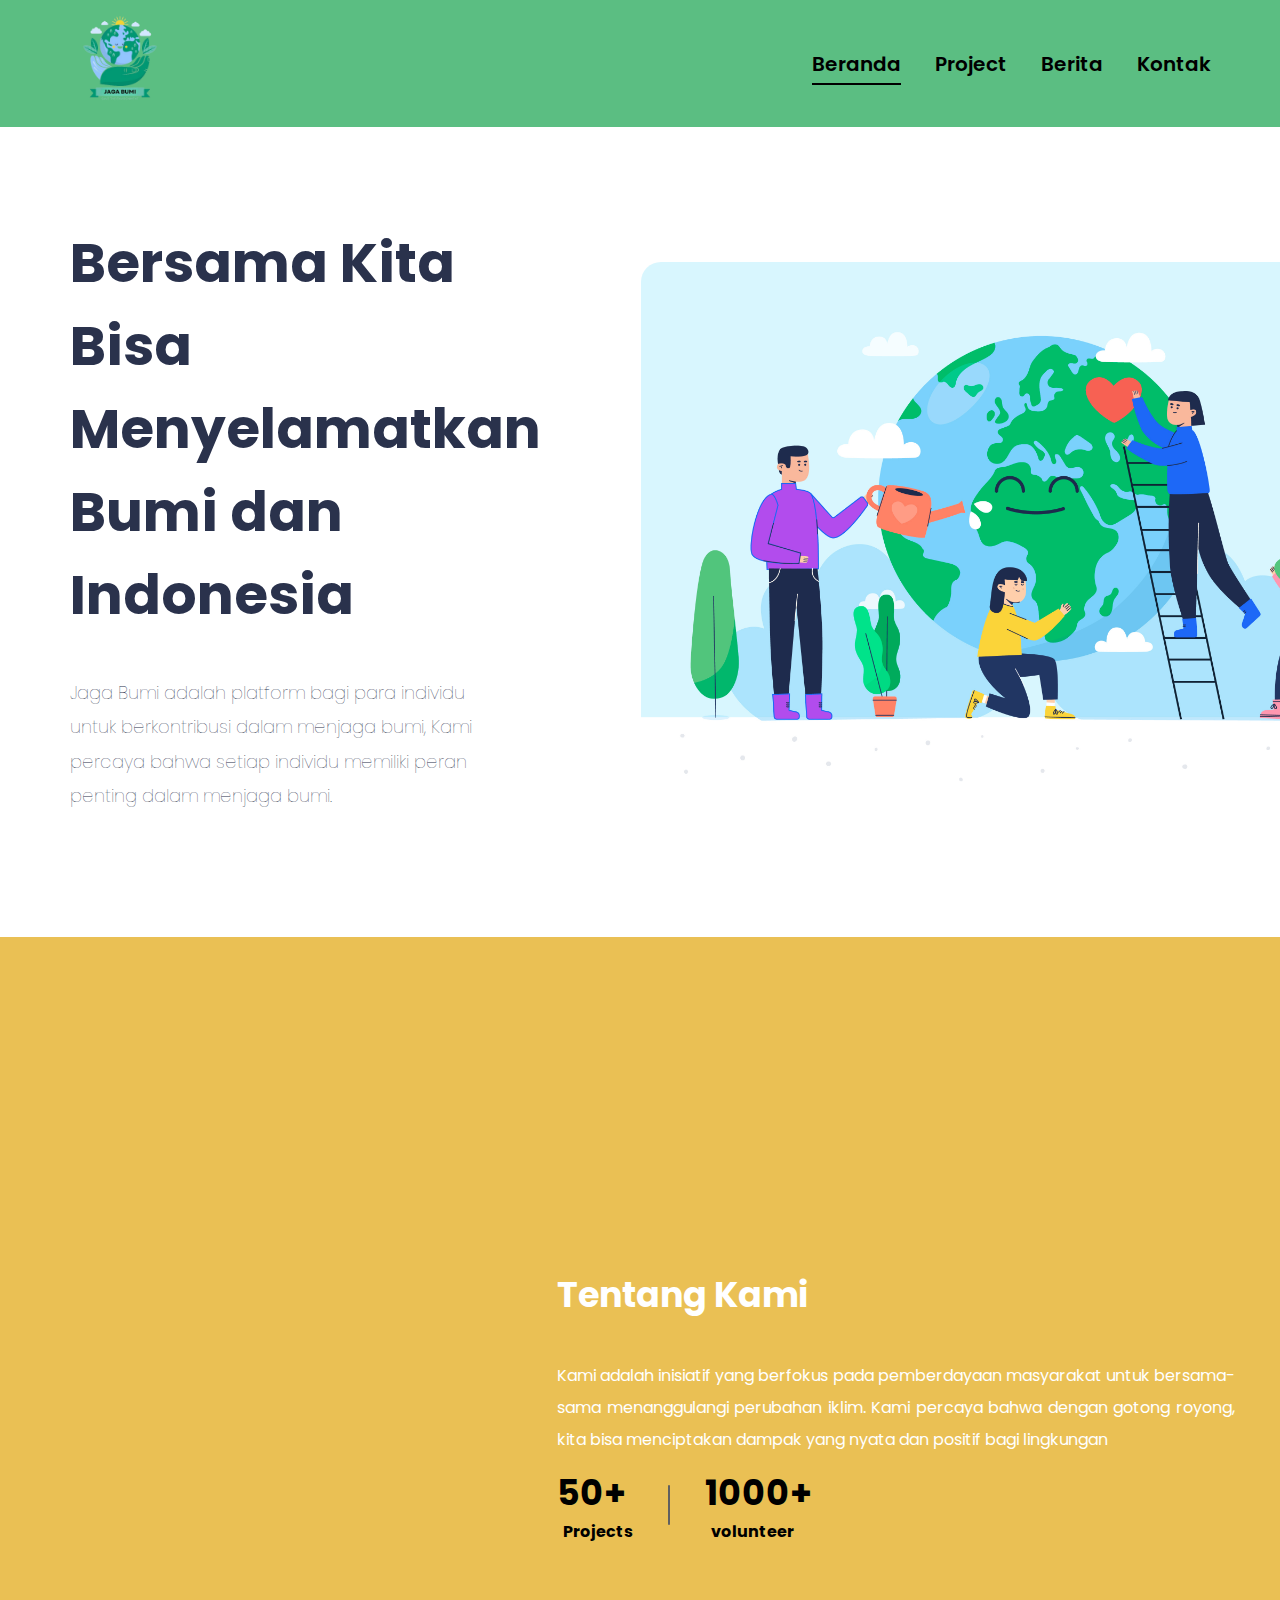
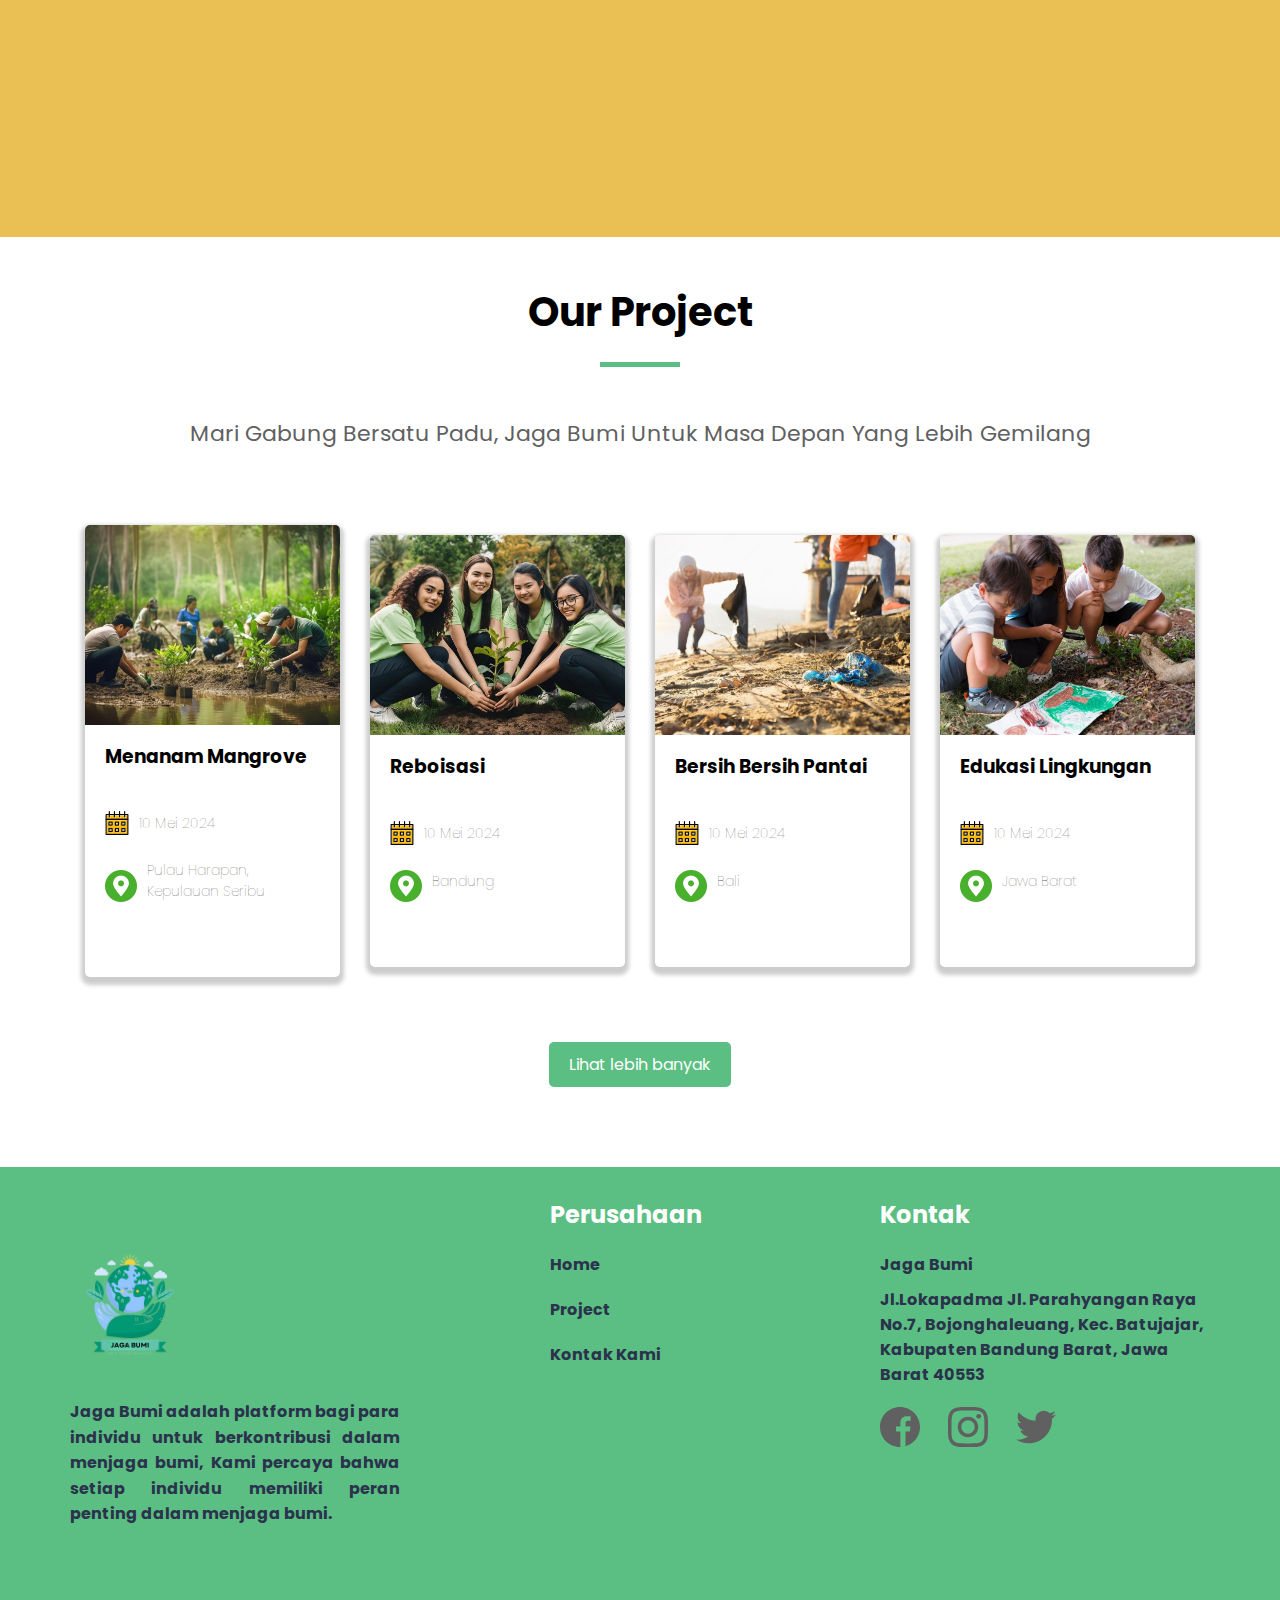
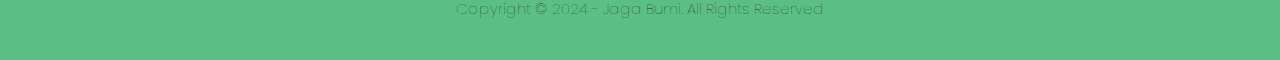
<file: index.html>
<!DOCTYPE html>
<html>
  <head>
    <title>Jaga Bumi</title>
    <meta name="viewport" content="width=device-width, initial-scale=1.0" />
    <link
      rel="shortcut icon"
      href="assets/image/logo.png"
      type="image/x-icon"
    />
    <link rel="stylesheet" type="text/css" href="assets/styles/style.css" />
    <link rel="preconnect" href="https://fonts.googleapis.com" />
    <link rel="preconnect" href="https://fonts.gstatic.com" crossorigin />
    <link rel="preconnect" href="https://fonts.googleapis.com" />
    <link rel="preconnect" href="https://fonts.gstatic.com" crossorigin />
    <link
      href="https://fonts.googleapis.com/css2?family=Poppins:ital,wght@0,400;0,500;0,600;0,700;1,300;1,400;1,500;1,600&display=swap"
      rel="stylesheet"
    />
  </head>
  <body>
    <header>
      <!-- Navigation Bar-->
      <nav>
        <div class="header-logo">
          <a href="index.html">
            <img
              src="assets/image/logo.png"
              alt="Logo"
              class="logo"
              width="120px"
            />
          </a>
        </div>
        <ul class="nav-header">
          <li class="nav-item active"><a href="index.html">Beranda</a></li>
          <li class="nav-item"><a href="project.html">Project</a></li>
          <li class="nav-item"><a href="news.html">Berita</a></li>
          <li class="nav-item"><a href="contact.html">Kontak</a></li>
        </ul>
        <a href="" class="nav-header-responsive">&#9776;</a>
      </nav>

      <!-- JUMBOTRON -->
      <div id="jumbotron">
        <div id="jumbotron-text">
          <h1>Bersama Kita Bisa Menyelamatkan Bumi dan Indonesia</h1>
          <p>
            Jaga Bumi adalah platform bagi para individu untuk berkontribusi
            dalam menjaga bumi, Kami percaya bahwa setiap individu memiliki
            peran penting dalam menjaga bumi.
          </p>
        </div>
        <div id="jumbotron-illustration">
          <img
            src="assets/image/aside.jpg"
            alt="gambar-furniture"
            class="gambar-furniture"
          />
        </div>
      </div>
    </header>
    <main>
      <article id="tentang-kami">
        <div class="tentang-kami-image"></div>
        <div class="tentang-kami-description">
          <h2>Tentang Kami</h2>
          <p>
            Kami adalah inisiatif yang berfokus pada pemberdayaan masyarakat
            untuk bersama-sama menanggulangi perubahan iklim. Kami percaya bahwa
            dengan gotong royong, kita bisa menciptakan dampak yang nyata dan
            positif bagi lingkungan
          </p>
          <div class="stats">
            <div>
              <p class="text-primary stats-header">50+</p>
              <p class="stats-description">Projects</p>
            </div>
            <span class="stats-divider"></span>
            <div>
              <p class="text-primary stats-header">1000+</p>
              <p class="stats-description">volunteer</p>
            </div>
          </div>
        </div>
      </article>
      <!-- Our Projects-->
      <article id="project">
        <h2>Our Project</h2>
        <div class="underline"></div>
        <p>
          Mari Gabung Bersatu Padu, Jaga Bumi Untuk Masa Depan Yang Lebih
          Gemilang
        </p>
        <div class="project-container">
          <div class="project-item">
            <a href="detail.html">
              <img src="assets/image/tanam-mangrove.jpeg" />
              <div class="project-description">
                <h3>Menanam Mangrove</h3>
                <div class="project-date">
                  <img src="assets/image/calender-icon.png" alt="" />
                  <p>10 Mei 2024</p>
                </div>
                <div class="project-location">
                  <img src="assets/image/location.png" alt="" />
                  <p>Pulau Harapan, Kepulauan Seribu</p>
                </div>
              </div>
            </a>
          </div>
          <div class="project-item">
            <a href="">
              <img src="assets/image/tanam-hutan.jpeg" />
              <div class="project-description">
                <h3>Reboisasi</h3>
                <div class="project-date">
                  <img src="assets/image/calender-icon.png" alt="" />
                  <p>10 Mei 2024</p>
                </div>
                <div class="project-location">
                  <img src="assets/image/location.png" alt="" />
                  <p>Bandung</p>
                </div>
              </div>
            </a>
          </div>
          <div class="project-item">
            <a href="">
              <img src="assets/image/bersih-pantai.png" />
              <div class="project-description">
                <h3>Bersih Bersih Pantai</h3>
                <div class="project-date">
                  <img src="assets/image/calender-icon.png" alt="" />
                  <p>10 Mei 2024</p>
                </div>
                <div class="project-location">
                  <img src="assets/image/location.png" alt="" />
                  <p>Bali</p>
                </div>
              </div>
            </a>
          </div>
          <div class="project-item">
            <a href="">
              <img src="assets/image/edukasi-lingkungan.jpg" />
              <div class="project-description">
                <h3>Edukasi Lingkungan</h3>
                <div class="project-date">
                  <img src="assets/image/calender-icon.png" alt="" />
                  <p>10 Mei 2024</p>
                </div>
                <div class="project-location">
                  <img src="assets/image/location.png" alt="" />
                  <p>Jawa Barat</p>
                </div>
              </div>
            </a>
          </div>
        </div>
        <a href="project.html" class="btn-hijau">Lihat lebih banyak</a>
      </article>
      
    </main>

    <!-- Footer -->
    <footer id="footer">
      <div class="footer-content">
        <div class="footer-logo">
          <img src="assets/image/logo.png" / width="120px" style="margin-top:
          50px;" rounded>
          <p>
            Jaga Bumi adalah platform bagi para individu untuk berkontribusi
            dalam menjaga bumi, Kami percaya bahwa setiap individu memiliki
            peran penting dalam menjaga bumi.
          </p>
        </div>
        <div class="footer-menu">
          <h4 class="text-primary">Perusahaan</h4>
          <ul>
            <li class="nav-item"><a href="index.html">Home</a></li>
            <li class="nav-item"><a href="project.html">Project</a></li>
            <li class="nav-item"><a href="contact.html">Kontak Kami</a></li>
          </ul>
        </div>
        <div class="footer-kontak">
          <h4 class="text-primary">Kontak</h4>
          <p>Jaga Bumi</p>
          <p>
            Jl.Lokapadma Jl. Parahyangan Raya No.7, Bojonghaleuang, Kec.
            Batujajar, Kabupaten Bandung Barat, Jawa Barat 40553
          </p>
          <div class="social-media-group">
            <a href="">
              <div class="social-media facebook"></div>
            </a>
            <a href="">
              <div class="social-media instagram"></div>
            </a>
            <a href="">
              <div class="social-media twitter"></div>
            </a>
          </div>
        </div>
      </div>
      <div class="footer-copyright">
        <p>Copyright &copy; 2024 - Jaga Bumi. All Rights Reserved</p>
      </div>
    </footer>
    <script src="assets/js/script.js"></script>
  </body>
</html>
</file>
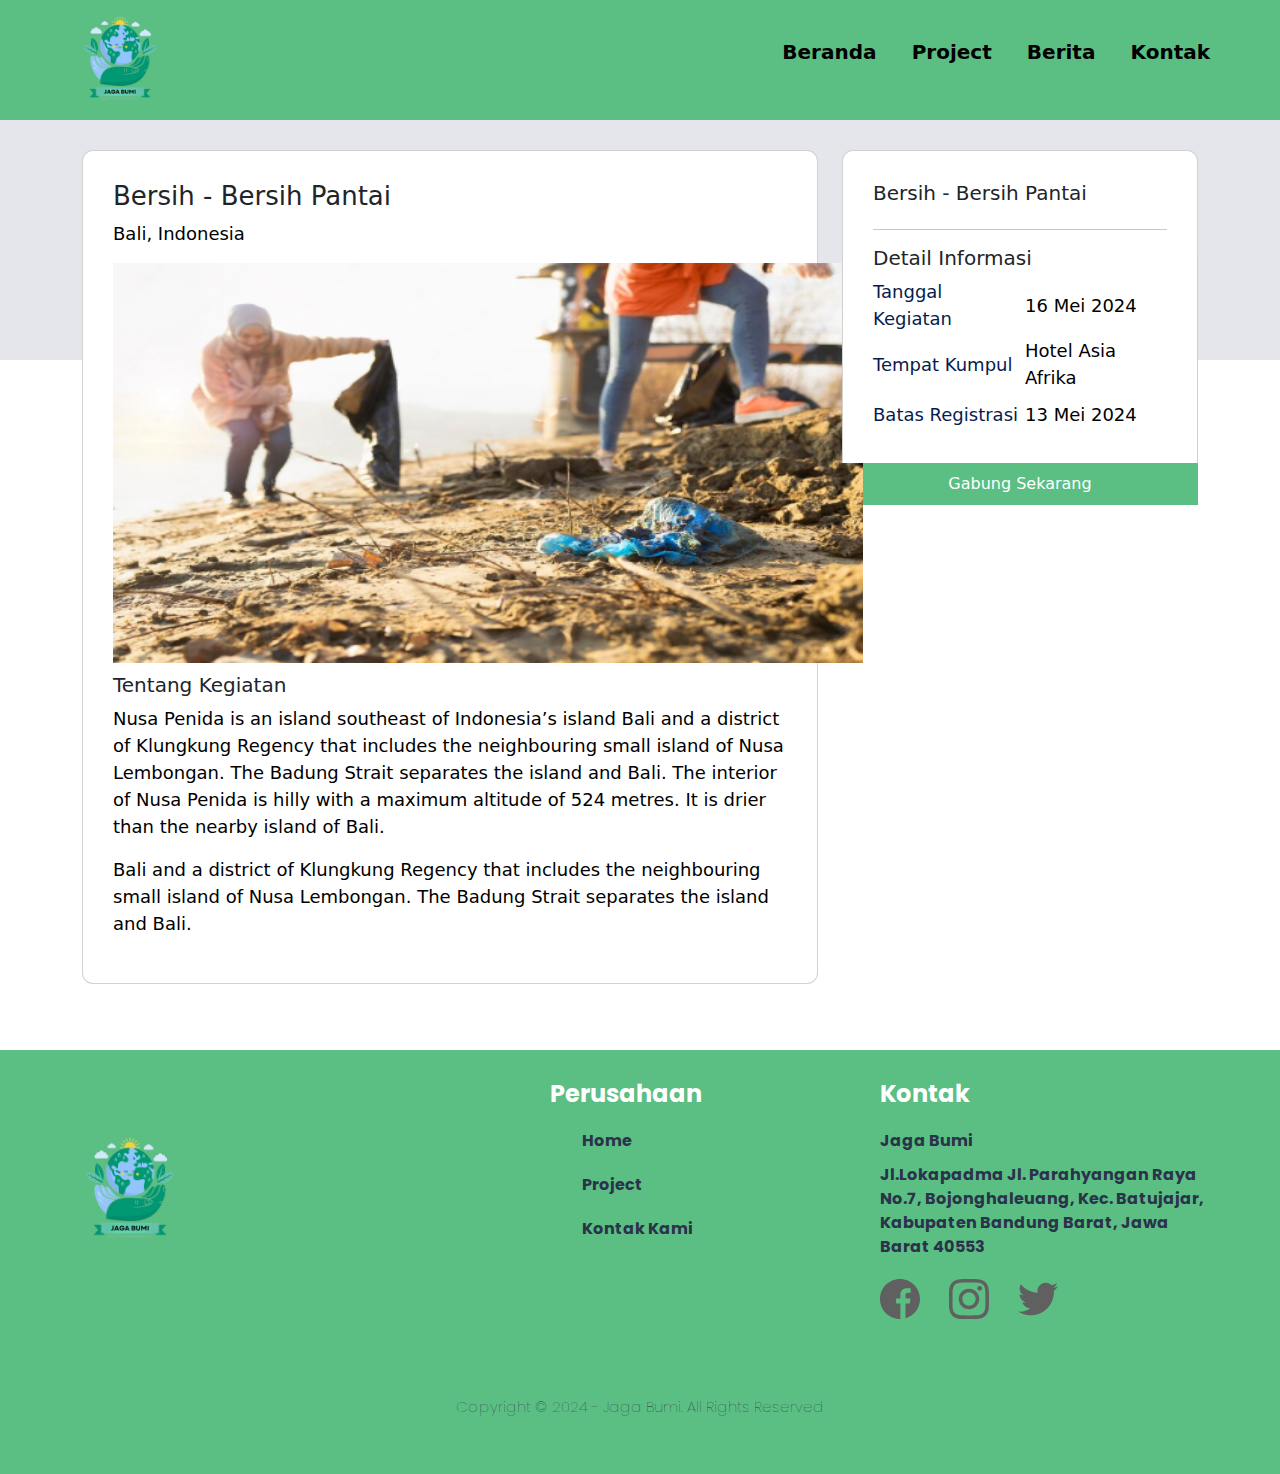
<file: detail.html>
<!DOCTYPE html>
<html>
  <head>
    <title>Jaga Bumi</title>
    <meta name="viewport" content="width=device-width, initial-scale=1.0" />
    <link
      rel="shortcut icon"
      href="assets/image/logo.png"
      type="image/x-icon"
    />
    <link rel="stylesheet" type="text/css" href="assets/styles/detail.css" />
    <link rel="preconnect" href="https://fonts.googleapis.com" />
    <link rel="preconnect" href="https://fonts.gstatic.com" crossorigin />
    <link
      href="https://fonts.googleapis.com/css2?family=Poppins:ital,wght@0,400;0,500;0,600;0,700;1,300;1,400;1,500;1,600&display=swap"
      rel="stylesheet"
    />

    <link
      href="https://cdn.jsdelivr.net/npm/bootstrap@5.3.3/dist/css/bootstrap.min.css"
      rel="stylesheet"
      integrity="sha384-QWTKZyjpPEjISv5WaRU9OFeRpok6YctnYmDr5pNlyT2bRjXh0JMhjY6hW+ALEwIH"
      crossorigin="anonymous"
    />
  </head>
  <body>
    <header>
      <nav>
        <div class="header-logo">
          <a href="index.html">
            <img
              src="assets/image/logo.png"
              alt="Logo"
              class="logo"
              width="120px"
            />
          </a>
        </div>
        <ul class="nav-header">
          <li class="nav-item"><a href="index.html">Beranda</a></li>
          <li class="nav-item"><a href="project.html">Project</a></li>
          <li class="nav-item"><a href="news.html">Berita</a></li>
          <li class="nav-item"><a href="contact.html">Kontak</a></li>
        </ul>
        <a href="" class="nav-header-responsive">&#9776;</a>
      </nav>
    </header>
    <main>
      <section class="section-details-header"></section>
      <section class="section-details-content">
        <div class="container">
          <div class="row">
            <div class="col-lg-8 pl-lg-0">
              <div class="card card-details">
                <h1>Bersih - Bersih Pantai</h1>
                <p>Bali, Indonesia</p>
                <div class="gallery">
                  <div class="xzoom-container">
                    <img
                      src="assets/image/bersih-pantai.png"
                      class="xzoom"
                      id="xzoom-default"
                      xoriginal="assets/image/bersih-pantai.png"
                    />
                  </div>
                </div>
                <h2>Tentang Kegiatan</h2>
                <p>
                  Nusa Penida is an island southeast of Indonesia’s island Bali
                  and a district of Klungkung Regency that includes the
                  neighbouring small island of Nusa Lembongan. The Badung Strait
                  separates the island and Bali. The interior of Nusa Penida is
                  hilly with a maximum altitude of 524 metres. It is drier than
                  the nearby island of Bali.
                </p>
                <p>
                  Bali and a district of Klungkung Regency that includes the
                  neighbouring small island of Nusa Lembongan. The Badung Strait
                  separates the island and Bali.
                </p>
              </div>
            </div>
            <div class="col-lg-4">
              <div class="card card-details card-right">
                <h2>Bersih - Bersih Pantai</h2>
                <hr />
                <h2>Detail Informasi</h2>
                <table class="trip-information">
                  <tr>
                    <th width="50%">Tanggal Kegiatan</th>
                    <td width="50%" class="text-right">16 Mei 2024</td>
                  </tr>
                  <tr>
                    <th width="50%">Tempat Kumpul</th>
                    <td width="50%" class="text-right">Hotel Asia Afrika</td>
                  </tr>
                  <tr>
                    <th width="50%">Batas Registrasi</th>
                    <td width="50%" class="text-right">13 Mei 2024</td>
                  </tr>
                </table>
              </div>
              <div class="join-container">
                <a
                  href="checkout.html"
                  class="btn btn-block btn-join-now mt-3 py-2"
                >
                  Gabung Sekarang
                </a>
              </div>
            </div>
          </div>
        </div>
      </section>
    </main>
    <footer id="footer">
      <div class="footer-content">
        <div class="footer-logo">
          <img
            src="assets/image/logo.png"
            width="120px"
            style="margin-top: 50px"
            rounded
          />
        </div>
        <div class="footer-menu">
          <h4 class="text">Perusahaan</h4>
          <ul>
            <li class="nav-item"><a href="#home">Home</a></li>
            <li class="nav-item"><a href="#products">Project</a></li>
            <li class="nav-item"><a href="#kontak-kami">Kontak Kami</a></li>
          </ul>
        </div>
        <div class="footer-kontak">
          <h4 class="text">Kontak</h4>
          <p>Jaga Bumi</p>
          <p>
            Jl.Lokapadma Jl. Parahyangan Raya No.7, Bojonghaleuang, Kec.
            Batujajar, Kabupaten Bandung Barat, Jawa Barat 40553
          </p>
          <div class="social-media-group">
            <a href=""><div class="social-media facebook"></div></a>
            <a href=""><div class="social-media instagram"></div></a>
            <a href=""><div class="social-media twitter"></div></a>
          </div>
        </div>
      </div>
      <div class="footer-copyright">
        <p>Copyright &copy; 2024 - Jaga Bumi. All Rights Reserved</p>
      </div>
    </footer>
    <script src="assets/js/script.js"></script>
    <script
      src="https://cdn.jsdelivr.net/npm/bootstrap@5.3.3/dist/js/bootstrap.bundle.min.js"
      integrity="sha384-YvpcrYf0tY3lHB60NNkmXc5s9fDVZLESaAA55NDzOxhy9GkcIdslK1eN7N6jIeHz"
      crossorigin="anonymous"
    ></script>
  </body>
</html>
</file>
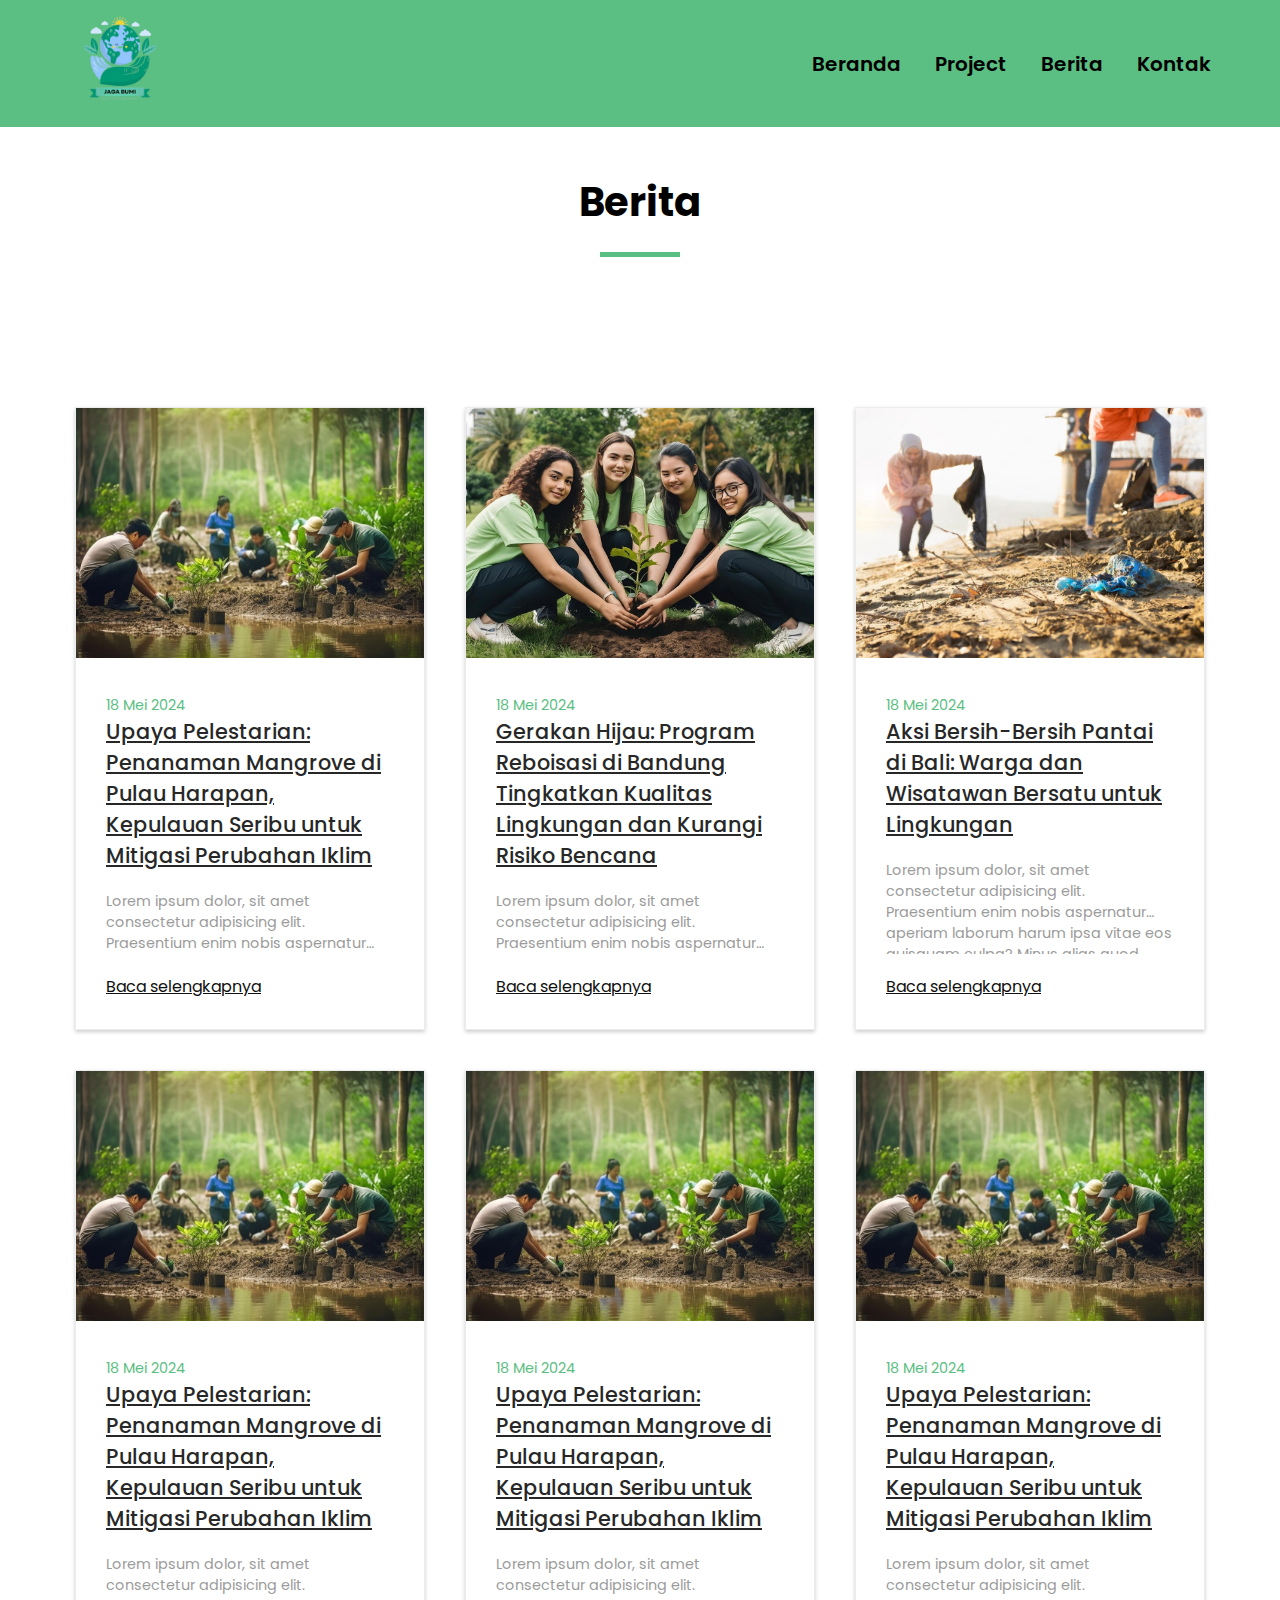
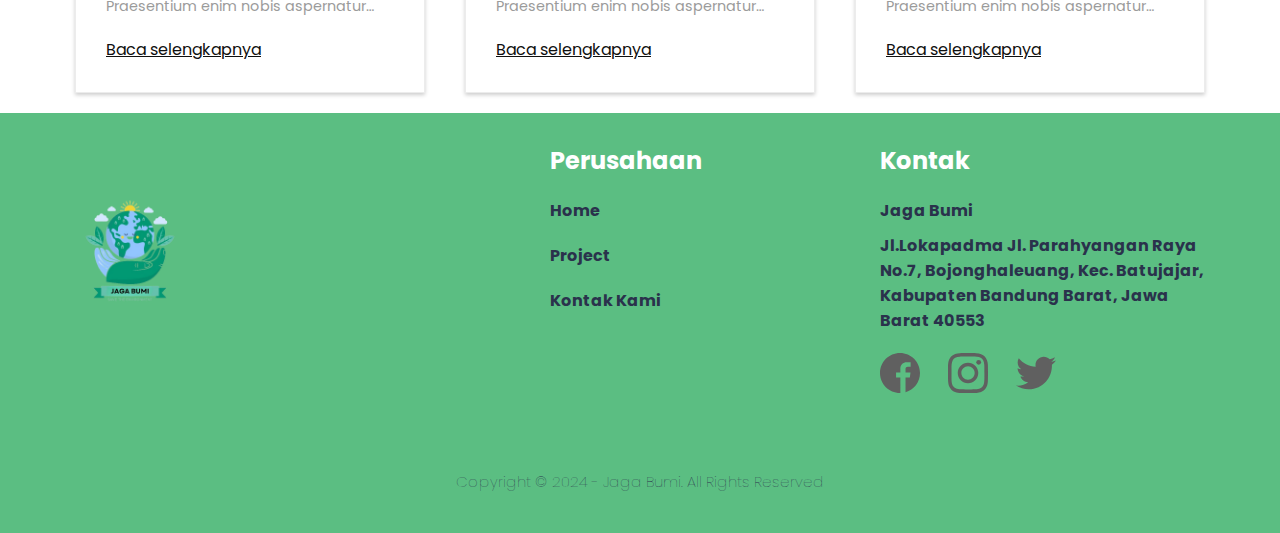
<file: news.html>
<!DOCTYPE html>
<html>
  <head>
    <title>Jaga Bumi</title>
    <meta name="viewport" content="width=device-width, initial-scale=1.0" />
    <link
      rel="shortcut icon"
      href="assets/image/logo.png"
      type="image/x-icon"
    />
    <link rel="stylesheet" type="text/css" href="assets/styles/style.css" />
    <link rel="preconnect" href="https://fonts.googleapis.com" />
    <link rel="preconnect" href="https://fonts.gstatic.com" crossorigin />
    <link rel="preconnect" href="https://fonts.googleapis.com" />
    <link rel="preconnect" href="https://fonts.gstatic.com" crossorigin />
    <link
      href="https://fonts.googleapis.com/css2?family=Poppins:ital,wght@0,400;0,500;0,600;0,700;1,300;1,400;1,500;1,600&display=swap"
      rel="stylesheet"
    />
  </head>
  <body>
    <header>
      <!-- Navigation Bar-->
      <nav>
        <div class="header-logo">
          <a href="index.html">
            <img
              src="assets/image/logo.png"
              alt="Logo"
              class="logo"
              width="120px"
            />
          </a>
        </div>
        <ul class="nav-header">
          <li class="nav-item"><a href="index.html">Beranda</a></li>
          <li class="nav-item"><a href="project.html">Project</a></li>
          <li class="nav-item"><a href="news.html">Berita</a></li>
          <li class="nav-item"><a href="contact.html">Kontak</a></li>
        </ul>
        <a href="" class="nav-header-responsive">&#9776;</a>
      </nav>
    </header>

    <main>
      <article id="project">
        <h2>Berita</h2>
        <div class="underline"></div>
      </article>
      <section id="news">
        <div class="news-container">
          <div class="news-card">
            <div class="news-img">
              <img src="assets/image/tanam-mangrove.jpeg" />
            </div>
            <div class="news-text">
              <span>18 Mei 2024</span>
              <a href="news-detail.html" class="card-title"
                >Upaya Pelestarian: Penanaman Mangrove di Pulau Harapan,
                Kepulauan Seribu untuk Mitigasi Perubahan Iklim</a
              >
              <p>
                Lorem ipsum dolor, sit amet consectetur adipisicing elit.
                Praesentium enim nobis aspernatur aperiam laborum harum ipsa
                vitae eos quisquam culpa? Minus alias quod vitae asperiores
                maiores, natus repellat ducimus facere?
              </p>
              <a href="news-detail.html">Baca selengkapnya</a>
            </div>
          </div>
          <div class="news-card">
            <div class="news-img">
              <img src="assets/image/tanam-hutan.jpeg" />
            </div>
            <div class="news-text">
              <span>18 Mei 2024</span>
              <a href="news-detail.html" class="card-title"
                >Gerakan Hijau: Program Reboisasi di Bandung Tingkatkan Kualitas
                Lingkungan dan Kurangi Risiko Bencana</a
              >
              <p>
                Lorem ipsum dolor, sit amet consectetur adipisicing elit.
                Praesentium enim nobis aspernatur aperiam laborum harum ipsa
                vitae eos quisquam culpa? Minus alias quod vitae asperiores
                maiores, natus repellat ducimus facere?
              </p>
              <a href="news-detail.html">Baca selengkapnya</a>
            </div>
          </div>
          <div class="news-card">
            <div class="news-img">
              <img src="assets/image/bersih-pantai.png" />
            </div>
            <div class="news-text">
              <span>18 Mei 2024</span>
              <a href="news-detail.html" class="card-title"
                >Aksi Bersih-Bersih Pantai di Bali: Warga dan Wisatawan Bersatu
                untuk Lingkungan</a
              >
              <p>
                Lorem ipsum dolor, sit amet consectetur adipisicing elit.
                Praesentium enim nobis aspernatur aperiam laborum harum ipsa
                vitae eos quisquam culpa? Minus alias quod vitae asperiores
                maiores, natus repellat ducimus facere?
              </p>
              <a href="news-detail.html">Baca selengkapnya</a>
            </div>
          </div>
          <div class="news-card">
            <div class="news-img">
              <img src="assets/image/tanam-mangrove.jpeg" />
            </div>
            <div class="news-text">
              <span>18 Mei 2024</span>
              <a href="news-detail.html" class="card-title"
                >Upaya Pelestarian: Penanaman Mangrove di Pulau Harapan,
                Kepulauan Seribu untuk Mitigasi Perubahan Iklim</a
              >
              <p>
                Lorem ipsum dolor, sit amet consectetur adipisicing elit.
                Praesentium enim nobis aspernatur aperiam laborum harum ipsa
                vitae eos quisquam culpa? Minus alias quod vitae asperiores
                maiores, natus repellat ducimus facere?
              </p>
              <a href="news-detail.html">Baca selengkapnya</a>
            </div>
          </div>
          <div class="news-card">
            <div class="news-img">
              <img src="assets/image/tanam-mangrove.jpeg" />
            </div>
            <div class="news-text">
              <span>18 Mei 2024</span>
              <a href="news-detail.html" class="card-title"
                >Upaya Pelestarian: Penanaman Mangrove di Pulau Harapan,
                Kepulauan Seribu untuk Mitigasi Perubahan Iklim</a
              >
              <p>
                Lorem ipsum dolor, sit amet consectetur adipisicing elit.
                Praesentium enim nobis aspernatur aperiam laborum harum ipsa
                vitae eos quisquam culpa? Minus alias quod vitae asperiores
                maiores, natus repellat ducimus facere?
              </p>
              <a href="news-detail.html">Baca selengkapnya</a>
            </div>
          </div>
          <div class="news-card">
            <div class="news-img">
              <img src="assets/image/tanam-mangrove.jpeg" />
            </div>
            <div class="news-text">
              <span>18 Mei 2024</span>
              <a href="news-detail.html" class="card-title"
                >Upaya Pelestarian: Penanaman Mangrove di Pulau Harapan,
                Kepulauan Seribu untuk Mitigasi Perubahan Iklim</a
              >
              <p>
                Lorem ipsum dolor, sit amet consectetur adipisicing elit.
                Praesentium enim nobis aspernatur aperiam laborum harum ipsa
                vitae eos quisquam culpa? Minus alias quod vitae asperiores
                maiores, natus repellat ducimus facere?
              </p>
              <a href="news-detail.html">Baca selengkapnya</a>
            </div>
          </div>
        </div>
      </section>
    </main>

    <footer id="footer">
      <div class="footer-content">
        <div class="footer-logo">
          <img
            src="assets/image/logo.png"
            width="120px"
            style="margin-top: 50px"
            rounded
          />
        </div>
        <div class="footer-menu">
          <h4 class="text">Perusahaan</h4>
          <ul>
            <li class="nav-item"><a href="#home">Home</a></li>
            <li class="nav-item"><a href="#products">Project</a></li>
            <li class="nav-item"><a href="#kontak-kami">Kontak Kami</a></li>
          </ul>
        </div>
        <div class="footer-kontak">
          <h4 class="text">Kontak</h4>
          <p>Jaga Bumi</p>
          <p>
            Jl.Lokapadma Jl. Parahyangan Raya No.7, Bojonghaleuang, Kec.
            Batujajar, Kabupaten Bandung Barat, Jawa Barat 40553
          </p>
          <div class="social-media-group">
            <a href=""><div class="social-media facebook"></div></a>
            <a href=""><div class="social-media instagram"></div></a>
            <a href=""><div class="social-media twitter"></div></a>
          </div>
        </div>
      </div>
      <div class="footer-copyright">
        <p>Copyright &copy; 2024 - Jaga Bumi. All Rights Reserved</p>
      </div>
    </footer>
    <script src="assets/js/script.js"></script>
  </body>
</html>
</file>
<file: assets/styles/style.css>
@keyframes slideDown {
  from {
    opacity: 0.2;
    margin-top: -40px;
  }
  to {
    opacity: 1;
  }
}

* {
  padding: 0px;
  margin: 0px;
  box-sizing: border-box;
}

body {
  background-color: white;
  font-family: "Poppins", sans-serif;
}

header {
  margin: 0 auto;
  display: inline;
}

header > nav {
  position: sticky;
  top: 0;
  padding: 10px 70px;
  display: flex;
  width: 100%;
  align-items: center;
  z-index: 1;
  background-color: #5bbe82;
}

.header-logo {
  flex-grow: 1;
}

.header-logo img {
  width: 100px;
  height: auto;
}

nav > .nav-header {
  flex-grow: 3;
  display: inline-block;
  text-align: right;
  background-color: #5bbe82;
}

.nav-header .nav-item {
  list-style: none;
  display: inline;
  margin-right: 30px;
}

.nav-header .nav-item:last-child {
  margin-right: 0px;
}

.nav-header .nav-item a {
  background-color: #5bbe82;
  color: black;
  font-size: 20px;
  font-weight: 600;
  text-decoration: none;
  padding-bottom: 5px;
}

.active > a,
.nav-header .nav-item a:hover {
  color: black;
  border-bottom: 2px solid black;
}

.nav-header-responsive {
  text-decoration: none;
  padding: 10px;
  border-radius: 5px;
  display: none;
  font-size: 35px;
  color: #212529;
}

#tentang-kami {
  height: 100vh;
  background-color: rgba(234, 192, 84, 255);
  display: flex;
  align-items: center;
}

.tentang-kami-image {
  flex-basis: 40%;
  background-image: url("../image/tentang-kami.jpg");
  background-attachment: fixed;
  background-size: cover;
  background-repeat: no-repeat;
  height: 100%;
}

.tentang-kami-description {
  flex-basis: 60%;
  padding: 45px;
}

.tentang-kami-description > h2 {
  margin: 30px 0px 10px;
  font-size: 35px;
  font-family: "Poppins", sans-serif;
  line-height: 2;
  text-align: justify;
  color: white;
}

.tentang-kami-description > p {
  margin: 30px 0px 10px;
  font-family: "Poppins", sans-serif;
  line-height: 2;
  text-align: justify;
  color: white;
}

.stats {
  margin-top: 10px;
  display: flex;
  align-items: center;
}

.stats-divider {
  height: 40px;
  width: 2px;
  margin: 0px 35px;
  border-radius: 5px;
  background-color: #606060;
}

.stats-header {
  font-family: "Poppins", sans-serif;
  font-size: 35px;
  font-weight: bold;
}

.stats-description {
  font-family: "Poppins", sans-serif;
  font-weight: bold;
  margin-left: 6px;
}
.underline {
  width: 80px;
  height: 5px;
  background-color: #5bbe82;
  margin: 20px auto 50px;
}

#jumbotron {
  display: flex;
  padding: 0px 70px;
  align-items: center;
  height: 90vh;
}

#jumbotron-text,
#jumbotron-illustration {
  flex-grow: 1;
}

#jumbotron-text > h1 {
  font-family: "Poppins", sans-serif;
  color: #2a324c;
  font-size: 55px;
}

#jumbotron-text > p {
  padding-right: 50px;
  font-size: 18px;
  font-weight: lighter;
  font-family: "Poppins", sans-serif;
  color: #2a324c;
  line-height: 1.9;
  margin: 40px 0 30px;
}

.gambar-furniture {
  width: 800px;
  border-radius: 20px;
  margin-left: 100px;
}

#project {
  padding: 25px 70px 80px;
  text-align: center;
}

#project > h2 {
  font-size: 40px;
  margin-top: 20px;
}

.underline {
  width: 80px;
  height: 5px;
  background-color: #5bbe82;
  margin: 20px auto 50px;
}

#project > p {
  font-size: 22px;
  color: #606060;
  margin-bottom: 50px;
}

.project-container {
  display: flex;
  align-items: center;
  padding: 10px 0px;
  margin-bottom: 40px;
}

.project-item {
  box-shadow: 0 4px 4px 4px rgba(0, 0, 0, 0.2);
  margin: 15px;
  flex-basis: 25%;
  border-radius: 5px;
  transition: margin-top 1s;
}

.project-item > a {
  text-decoration: none;
  color: black;
}

.project-item:hover {
  margin-top: -40px;
}

.project-item > a > img {
  width: 100%;
  object-fit: cover;
  height: 200px;
  border-radius: 5px 5px 0px 0px;
}

.project-description {
  margin-bottom: 30px;
  padding: 10px 20px;
  text-align: left;
}

.project-description > h3 {
  margin-bottom: 40px;
}

.project-location {
  display: flex;
  align-items: center;
  margin-top: 10px;
  margin-bottom: 25px;
}

.project-location > p {
  margin-bottom: 10px;
  margin-left: 10px;
  color: #606060;
  font-size: 14px;
  font-weight: lighter;
}

.project-date {
  display: flex;
  align-items: center;
  margin-top: 8px;
  margin-bottom: 25px;
}

.project-date > p {
  margin-left: 10px;
  color: #606060;
  font-size: 14px;
  font-weight: lighter;
}

progress {
  width: 100%;
}

.project-status {
  display: flex;
  justify-content: space-between;
}

.project-status-percent,
.project-cash {
  font-weight: bold;
  display: inline;
}

.project-cash {
  text-align: right;
}

.project-time {
  margin: 20px 0px 10px;
  display: flex;
  align-items: center;
}

.project-time p {
  margin-left: 10px;
  display: inline;
  color: #606060;
}

.btn-hijau {
  display: inline-block;
  padding: 10px 20px;
  background-color: #5bbe82;
  color: #fff;
  text-decoration: none;
  border-radius: 5px;
  transition: background-color 0.3s ease;
}

.btn-hijau:hover {
  background-color: #4aae73;
}

/* Halaman News */

.news-container {
  display: flex;
  justify-content: center;
  flex-wrap: wrap;
}

.news-card {
  width: 350px;
  background-color: #ffffff;
  border: 1px solid #ececec;
  box-shadow: 0 2px 4px rgba(0, 0, 0, 0.2);
  margin: 20px;
  display: flex;
  flex-direction: column;
  height: auto;
}

.news-img img {
  width: 100%;
  height: 250px;
  object-fit: cover;
  object-position: center;
}

.news-text {
  padding: 30px;
  display: flex;
  flex-direction: column;
  flex-grow: 1;
}

.news-text span {
  color: #5bbe82;
  font-size: 0.9rem;
}

.news-text .card-title {
  font-size: 1.3rem;
  font-weight: 500;
  color: #272727;
}

.news-text .card-title:hover {
  color: #5bbe82;
  transition: all ease 0.3s;
}

.news-text p {
  color: #9b9b9b;
  font-size: 0.9rem;
  display: -webkit-box;
  -webkit-line-clamp: 3;
  -webkit-box-orient: vertical;
  overflow: hidden;
  text-overflow: ellipsis;
  margin: 20px 0px;
  flex-grow: 1;
}

.news-text a {
  color: #0f0f0f;
}

.news-text a:hover {
  color: #5bbe82;
  transition: all ease 0.3s;
}

/* Halaman Contact */

.location {
  width: 80%;
  margin: auto;
  padding: 80px 0;
}

.location iframe {
  width: 100%;
}

.contact-us {
  width: 80%;
  margin: auto;
}

.row {
  display: flex;
  justify-content: space-between;
}

.contact-col {
  flex-basis: 48%;
  margin-bottom: 30px;
}

.contact-col div {
  display: flex;
  align-items: center;
  margin-bottom: 40px;
}

.contact-col div .fa {
  font-size: 28px;
  color: #5bbe82;
  margin: 10px;
  margin-right: 30px;
}

.contact-col div p {
  padding: 0;
  font-size: 15px;
}

.contact-col div h5 {
  font-size: 18px;
  margin-bottom: 5px;
  color: #555;
  font-weight: 400;
}

.contact-col input,
.contact-col textarea {
  width: 100%;
  padding: 15px;
  margin-bottom: 17px;
  outline: none;
  border: 1px solid #ccc;
  box-sizing: border-box;
}

.hero-btn {
  display: inline-block;
  text-decoration: none;
  color: #ffffff;
  border: 1px solid;
  border-radius: 20px;
  padding: 12px 34px;
  font-size: 13px;
  background: #5bbe82;
  position: relative;
  cursor: pointer;
}

.hero-btn:hover {
  border: 1p solid #154a2a;
  background: #154a2a;
  transition: 1s;
}

/* Halaman Project */

#project-list {
  color: #2b344f;
  background-color: #ffffff;
  display: flex;
  align-items: center;
  justify-content: space-between;
  padding: 80px 300px 80px 300px;
}

.project-list {
  width: 80%;
}

.project-logo-kanan img {
  width: 500px;
  height: 400px;
  border-radius: 20px;
  margin-right: 50px;
}

.project-logo-kiri img {
  width: 500px;
  height: 400px;
  border-radius: 20px;
  margin-left: 50px;
}

.project-list a {
  text-decoration: none;
  color: #2b344f;
}

.project-list a h1:hover {
  color: #5bbe82;
  transition: all ease 0.5s;
}

.project-list h1 {
  font-size: 2rem;
  font-weight: normal;
  color: #2b344f;
  margin-bottom: 5px;
  font-weight: bold;
}

.project-list p {
  font-size: 18px;
  font-weight: 105;
  text-align: justify;
  margin-bottom: 10px;
}

a.tbl-hijau {
  display: inline-block;
  background: #5bbe82;
  border-radius: 20px;
  margin-top: 10px;
  padding: 15px 20px 15px;
  color: #ffffff;
  cursor: pointer;
  font-weight: bold;
  text-align: center;
}

a.tbl-hijau:hover {
  background: #154a2a;
  text-decoration: none;
}

/* Halaman Detail */

.section-details-header {
  min-height: 310px;
  background: #e4e6eb;
  margin-top: -70px;
}

.section-details-content {
  margin-top: -210px;
  min-height: 100vh;

  .breadcrumb {
    background-color: transparent;
    padding: 0;
    margin-bottom: 30px;
  }

  .breadcrumb-item {
    &.active {
      font-weight: bold;
      color: #071c4d;
    }
  }

  .card-details {
    padding: 30px;
    border-radius: 11px;

    h1 {
      font-size: 26px;
    }

    h2 {
      font-size: 20px;
    }

    p {
      font-size: 18px;
      color: #312828;
    }

    h3 {
      font-weight: 300;
      font-size: 14px;
      color: #071c4d;
    }

    .trip-information {
      th {
        padding-top: 5px;
        padding-bottom: 5px;
        font-weight: 400;
        font-size: 18px;
        color: #071c4d;
      }

      td {
        font-weight: 300;
        font-size: 18px;
        color: #312828;
      }
    }
  }

  .features {
    margin-top: 20px;

    h3 {
      font-size: 18px;
      color: #071c4d;
      margin-bottom: 0;
    }

    p {
      margin-bottom: 0;
    }

    .description {
      margin-left: 10px;
      overflow: hidden;
      float: left;
    }

    .features-image {
      width: 45px;
      height: 45px;
      float: left;
    }
  }

  .gallery {
    .xzoom-container {
      display: block;
      text-align: center; /* Center the image */
      margin-bottom: 10px;
      overflow: hidden; /* Ensure the image stays within the container */
    }

    .xzoom {
      max-width: 55%; /* Make the image responsive */
      height: auto; /* Maintain aspect ratio */
      box-shadow: none;
      border-radius: 10px;
    }

    .xactive {
      border: 4px solid #1abc9c;
      box-shadow: none;
    }
  }

  .members {
    .member-image {
      width: 40px;
      height: 40px;
    }
  }

  .join-container {
    margin-top: 10px;
    text-align: right;
  }

  .btn-join-now {
    background-color: #5bbe82;
    color: #fff;
    border-radius: 0;

    &:hover {
      background-color: #85d5a5;
      color: #fff;
    }
  }
}

.card-right {
  border-bottom-left-radius: 0;
  border-bottom-right-radius: 0;
  border-bottom: 0;
}

#footer {
  font-family: "Poppins", sans-serif;
  padding: 30px 70px 0px;
  background-color: #5bbe82;
}

.footer-content {
  display: flex;
}

.footer-logo,
.footer-kontak,
.footer-menu {
  font-weight: bold;
  flex: 1;
}

.footer-menu {
  padding-left: 150px;
}

.footer-menu h4,
.footer-kontak h4 {
  font-family: "Poppins", sans-serif;
  color: white;
  font-weight: bold;
  font-size: 24px;
  margin-bottom: 20px;
}

.footer-kontak p {
  font-weight: bold;
  margin-bottom: 10px;
  color: #2a324c;
}

.footer-menu li {
  font-weight: bold;
  list-style: none;
  margin: 0px 0px 20px;
}

.footer-menu li > a {
  font-weight: bold;
  text-decoration: none;
  color: #2a324c;
}

.footer-logo > p {
  font-weight: bold;
  margin-top: 25px;
  font-size: 16px;
  line-height: 1.6;
  text-align: justify;
  color: #2a324c;
}

.footer-copyright {
  font-weight: bold;
  padding: 20px 0px 40px;
  margin-top: 50px;
  font-size: 15px;
  font-weight: lighter;
  text-align: center;
  color: #2a324c;
}

.social-media {
  font-weight: bold;
  height: 40px;
  width: 40px;
  background-size: cover;
}

.social-media-group {
  margin-top: 20px;
}

.social-media-group a {
  display: inline-block;
  margin-right: 25px;
  text-decoration: none;
  height: 40px;
  width: 40px;
}

.instagram {
  background-image: url("../image/instagram.svg");
}

.facebook {
  background-image: url("../image/facebook.svg");
}

.twitter {
  background-image: url("../image/twitter.svg");
}

@media (max-width: 1100px) {
  .nav-header {
    padding: 10px 70px;
    position: absolute;
    top: 80px;
    left: 0px;
    flex-grow: 0;
    width: 100%;
    box-shadow: 0 4px 4px 2px rgba(0, 0, 0, 0.2);
    border-top: 1px solid #bebebe;
    opacity: 0;
  }

  .slide-down {
    opacity: 1 !important;
    animation: slideDown 0.5s;
  }

  .nav-header .nav-item {
    list-style: none;
    display: block;
    padding: 10px;
    text-align: left;
  }

  .nav-header .nav-item:last-child a {
    display: block;
    margin-bottom: 10px;
    text-align: center;
  }

  .active > a,
  .nav-header .nav-item a:hover {
    color: grey;
    border-bottom: none;
  }

  .nav-header-responsive {
    display: inline-block;
  }

  #jumbotron {
    padding-bottom: 10px;
  }

  #jumbotron-text > h1 {
    background-color: #5bbe82;
    font-size: 1px;
  }

  #jumbotron-illustration > img {
    width: 100%;
    margin-top: 90px;
    margin-right: 120px;
    margin-left: 130px;
  }

  #tentang-kami {
    display: flex;
    flex-direction: column;
    align-items: center;
  }

  .tentang-kami-image {
    width: 100%;
    height: 500px;
  }

  #product {
    padding-bottom: 70px !important;
    text-align: center;
  }

  .product-container {
    flex-direction: column;
  }

  .product-item {
    transition: none;
  }

  .product-item:hover {
    margin-top: 15px !important;
  }

  .footer-content {
    text-align: right;
    flex-direction: column;
  }

  .footer-menu {
    margin: 40px 0px;
    padding-left: 0px;
  }
}

@media screen and (max-width: 900px) {
  .nav-header {
    padding: 5px;
  }

  header > nav {
    padding: 5px;
  }

  #jumbotron {
    flex-direction: column-reverse;
    margin-top: 60px;
    padding: 0px 25px 25px;
    text-align: center;
  }

  #jumbotron-text > h1 {
    font-size: 35px;
  }

  #jumbotron-text > p {
    text-align: justify;
    font-size: 16px;
    margin-top: 25px;
    padding-right: 0px;
  }

  #jumbotron-illustration > img {
    width: 200px;
    margin-bottom: 20px;
  }

  .table-responsive {
    overflow: scroll;
  }
}

@media screen and (max-width: 500px) {
  .nav-header {
    padding: 10px 20px;
  }

  #jumbotron {
    margin-top: 10px;
  }

  #tentang-kami {
    height: auto;
  }

  #produk {
    padding: 15px 10px;
  }

  .project-item {
    flex-basis: 60%;
  }

  .cerita-siswa-img {
    width: 250px;
    height: 250px;
    border-radius: 100px 0 100px;
  }

  .cerita-siswa-border {
    height: 250px;
    width: 250px;
    border-radius: 100px 0px 100px;
    right: 20px;
    border: 8px solid #ff9045;
    bottom: 20px;
  }

  .table-responsive {
    width: 90%;
  }

  .social-media,
  .social-media-group a {
    width: 24px;
    height: 24px;
  }
}

@media screen and (max-width: 375px) {
  #jumbotron {
    margin-top: 100px;
  }
}

@media screen and (max-width: 350px) {
  #jumbotron {
    margin-top: 220px;
  }
}
</file>
<file: assets/styles/detail.css>
@keyframes slideDown {
  from {
    opacity: 0.2;
    margin-top: -40px;
  }
  to {
    opacity: 1;
  }
}

* {
  padding: 0px;
  margin: 0px;
  box-sizing: border-box;
}

body {
  background-color: white;
  font-family: "Poppins", sans-serif;
}

header {
  margin: 0 auto;
  display: inline;
}

header > nav {
  position: sticky;
  top: 0;
  padding: 10px 70px;
  display: flex;
  width: 100%;
  align-items: center;
  z-index: 1;
  background-color: #5bbe82;
}

.header-logo {
  flex-grow: 1;
}

.header-logo img {
  width: 100px;
  height: auto;
}

nav > .nav-header {
  flex-grow: 3;
  display: inline-block;
  text-align: right;
  background-color: #5bbe82;
}

.nav-header .nav-item {
  list-style: none;
  display: inline;
  margin-right: 30px;
}

.nav-header .nav-item:last-child {
  margin-right: 0px;
}

.nav-header .nav-item a {
  background-color: #5bbe82;
  color: black;
  font-size: 20px;
  font-weight: 600;
  text-decoration: none;
  padding-bottom: 5px;
}

.active > a,
.nav-header .nav-item a:hover {
  color: black;
  border-bottom: 2px solid black;
}

.nav-header-responsive {
  text-decoration: none;
  padding: 10px;
  border-radius: 5px;
  display: none;
  font-size: 35px;
  color: #212529;
}

.stats {
  margin-top: 10px;
  display: flex;
  align-items: center;
}

.stats-divider {
  height: 40px;
  width: 2px;
  margin: 0px 35px;
  border-radius: 5px;
  background-color: #606060;
}

.stats-header {
  font-family: "Poppins", sans-serif;
  font-size: 35px;
  font-weight: bold;
}

.stats-description {
  font-family: "Poppins", sans-serif;
  font-weight: bold;
  margin-left: 6px;
}
.underline {
  width: 80px;
  height: 5px;
  background-color: #5bbe82;
  margin: 20px auto 50px;
}

#project {
  padding: 25px 70px 80px;
  text-align: center;
}

#project > h2 {
  font-size: 40px;
  margin-top: 20px;
}

.underline {
  width: 80px;
  height: 5px;
  background-color: #5bbe82;
  margin: 20px auto 50px;
}

#project > p {
  font-size: 22px;
  color: #606060;
  margin-bottom: 50px;
}

/* Halaman Detail */

.section-details-header {
  min-height: 310px;
  background: #e4e6eb;
  margin-top: -70px;
}

.section-details-content {
  margin-top: -210px;
  min-height: 100vh;
}
.section-details-content .breadcrumb {
  background-color: transparent;
  padding: 0;
  margin-bottom: 30px;
}
.section-details-content .breadcrumb-item.active {
  font-weight: bold;
  color: #071c4d;
}
.section-details-content .card-details {
  padding: 30px;
  border-radius: 11px;
  margin-bottom: 50px;
}
.section-details-content .card-details h1 {
  font-size: 26px;
}
.section-details-content .card-details h2 {
  font-size: 20px;
}
.section-details-content .card-details p {
  font-size: 18px;
  color: black;
}
.section-details-content .card-details h3 {
  font-weight: 300;
  font-size: 14px;
  color: #071c4d;
}
.section-details-content .card-details .trip-information th {
  font-weight: 400;
  font-size: 18px;
  color: #071c4d;
}
.section-details-content .card-details .trip-information td {
  font-weight: 300;
  font-size: 18px;
  color: black;
  padding: 5px;
}
.section-details-content .card-details .trip-information .text-blue {
  color: #071c4d;
  font-weight: bold;
}
.section-details-content .card-details .trip-information .text-orange {
  color: #5bbe82;
  font-weight: bold;
}
.section-details-content .card-details .payment-instructions {
  font-weight: 300;
  font-size: 14px;
  color: #b1b1b1;
}
.section-details-content .card-details .bank .bank-item h3 {
  font-size: 18px;
  color: #071c4d;
  margin-bottom: 0;
}
.section-details-content .card-details .bank .bank-item p {
  margin-bottom: 0;
}
.section-details-content .card-details .bank .bank-item .description {
  margin-left: 10px;
  overflow: hidden;
  float: left;
}
.section-details-content .card-details .bank .bank-item .description p {
  font-weight: normal;
  font-size: 16px;
  color: #071c4d;
}
.section-details-content .card-details .bank .bank-image {
  width: 45px;
  height: 45px;
  float: left;
}
.section-details-content .card-details .disclaimer {
  font-weight: 300;
  font-size: 14px;
  color: #b1b1b1;
}
.section-details-content .card-details .gj-datepicker .datepicker {
  border-right: 0;
}
.section-details-content .card-details .gj-datepicker .input.group-append .btn {
  padding-right: 30px;
}
.section-details-content .card-details .btn-add-now {
  background-color: #071c4d;
  color: #fff;
}
.section-details-content .card-details .btn-add-now:hover {
  background-color: #1b3b86;
  color: #fff;
}
.section-details-content .card-right {
  border-bottom-left-radius: 0;
  border-bottom-right-radius: 0;
  border-bottom: 0;
  margin: 0px 0px 0px;
}
.section-details-content .features {
  margin-top: 20px;
}
.section-details-content .features h3 {
  font-size: 18px;
  color: #071c4d;
  margin-bottom: 0;
}
.section-details-content .features p {
  margin-bottom: 0;
}
.section-details-content .features .description {
  margin-left: 10px;
  overflow: hidden;
  float: left;
}
.section-details-content .features .features-image {
  width: 45px;
  height: 45px;
  float: left;
}
.section-details-content .gallery .xzoom-container {
  display: block;
}
.section-details-content .gallery .xzoom-container .xzoom {
  width: 750px;
  height: 400px;
  box-shadow: none;
  margin-bottom: 10px;
}
.section-details-content .gallery .xzoom-container .xactive {
  border: 4px solid #1abc9c;
  box-shadow: none;
}
.section-details-content .join-container {
  margin-top: -16px;
}
.section-details-content .btn-join-now {
  background-color: #5bbe82;
  color: #fff;
  border-radius: 0;
  width: 100%;
  text-align: center;
}
.section-details-content .btn-join-now:hover {
  background-color: #80dba4;
  color: #fff;
}

#footer {
  font-family: "Poppins", sans-serif;
  padding: 30px 70px 0px;
  background-color: #5bbe82;
}

.footer-content {
  display: flex;
}

.footer-logo,
.footer-kontak,
.footer-menu {
  flex: 1;
}

.footer-menu {
  padding-left: 150px;
}

.footer-menu h4,
.footer-kontak h4 {
  font-family: "Poppins", sans-serif;
  color: white;
  font-weight: bold;
  font-size: 24px;
  margin-bottom: 20px;
}

.footer-kontak p {
  font-weight: bold;
  margin-bottom: 10px;
  color: #2a324c;
}

.footer-menu li {
  font-weight: bold;
  list-style: none;
  margin: 0px 0px 20px;
}

.footer-menu li > a {
  font-weight: bold;
  text-decoration: none;
  color: #2a324c;
}

.footer-logo > p {
  font-weight: bold;
  margin-top: 25px;
  font-size: 16px;
  line-height: 1.6;
  text-align: justify;
  color: #2a324c;
}

.footer-copyright {
  font-weight: bold;
  padding: 20px 0px 40px;
  margin-top: 50px;
  font-size: 15px;
  font-weight: lighter;
  text-align: center;
  color: #2a324c;
}

.social-media {
  font-weight: bold;
  height: 40px;
  width: 40px;
  background-size: cover;
}

.social-media-group {
  margin-top: 20px;
}

.social-media-group a {
  display: inline-block;
  margin-right: 25px;
  text-decoration: none;
  height: 40px;
  width: 40px;
}

.instagram {
  background-image: url("../image/instagram.svg");
}

.facebook {
  background-image: url("../image/facebook.svg");
}

.twitter {
  background-image: url("../image/twitter.svg");
}

@media (max-width: 1100px) {
  .nav-header {
    padding: 10px 70px;
    position: absolute;
    top: 80px;
    left: 0px;
    flex-grow: 0;
    width: 100%;
    box-shadow: 0 4px 4px 2px rgba(0, 0, 0, 0.2);
    border-top: 1px solid #bebebe;
    opacity: 0;
  }

  .slide-down {
    opacity: 1 !important;
    animation: slideDown 0.5s;
  }

  .nav-header .nav-item {
    list-style: none;
    display: block;
    padding: 10px;
    text-align: left;
  }

  .nav-header .nav-item:last-child a {
    display: block;
    margin-bottom: 10px;
    text-align: center;
  }

  .active > a,
  .nav-header .nav-item a:hover {
    color: grey;
    border-bottom: none;
  }

  .nav-header-responsive {
    display: inline-block;
  }

  #jumbotron {
    padding-bottom: 10px;
  }

  #jumbotron-text > h1 {
    background-color: #5bbe82;
    font-size: 1px;
  }

  #jumbotron-illustration > img {
    width: 100%;
    margin-top: 90px;
    margin-right: 120px;
    margin-left: 130px;
  }

  #tentang-kami {
    display: flex;
    flex-direction: column;
    align-items: center;
  }

  .tentang-kami-image {
    width: 100%;
    height: 500px;
  }

  #product {
    padding-bottom: 70px !important;
    text-align: center;
  }

  .product-container {
    flex-direction: column;
  }

  .product-item {
    transition: none;
  }

  .product-item:hover {
    margin-top: 15px !important;
  }

  .footer-content {
    text-align: right;
    flex-direction: column;
  }

  .footer-menu {
    margin: 40px 0px;
    padding-left: 0px;
  }
}

@media screen and (max-width: 900px) {
  .nav-header {
    padding: 5px;
  }

  header > nav {
    padding: 5px;
  }

  #jumbotron {
    flex-direction: column-reverse;
    margin-top: 60px;
    padding: 0px 25px 25px;
    text-align: center;
  }

  #jumbotron-text > h1 {
    font-size: 35px;
  }

  #jumbotron-text > p {
    text-align: justify;
    font-size: 16px;
    margin-top: 25px;
    padding-right: 0px;
  }

  #jumbotron-illustration > img {
    width: 200px;
    margin-bottom: 20px;
  }

  .table-responsive {
    overflow: scroll;
  }
}

@media screen and (max-width: 500px) {
  .nav-header {
    padding: 10px 20px;
  }

  #jumbotron {
    margin-top: 10px;
  }

  #tentang-kami {
    height: auto;
  }

  #produk {
    padding: 15px 10px;
  }

  .project-item {
    flex-basis: 60%;
  }

  .cerita-siswa-img {
    width: 250px;
    height: 250px;
    border-radius: 100px 0 100px;
  }

  .cerita-siswa-border {
    height: 250px;
    width: 250px;
    border-radius: 100px 0px 100px;
    right: 20px;
    border: 8px solid #ff9045;
    bottom: 20px;
  }

  .table-responsive {
    width: 90%;
  }

  .social-media,
  .social-media-group a {
    width: 24px;
    height: 24px;
  }
}

@media screen and (max-width: 375px) {
  #jumbotron {
    margin-top: 100px;
  }
}

@media screen and (max-width: 350px) {
  #jumbotron {
    margin-top: 220px;
  }
}
</file>
